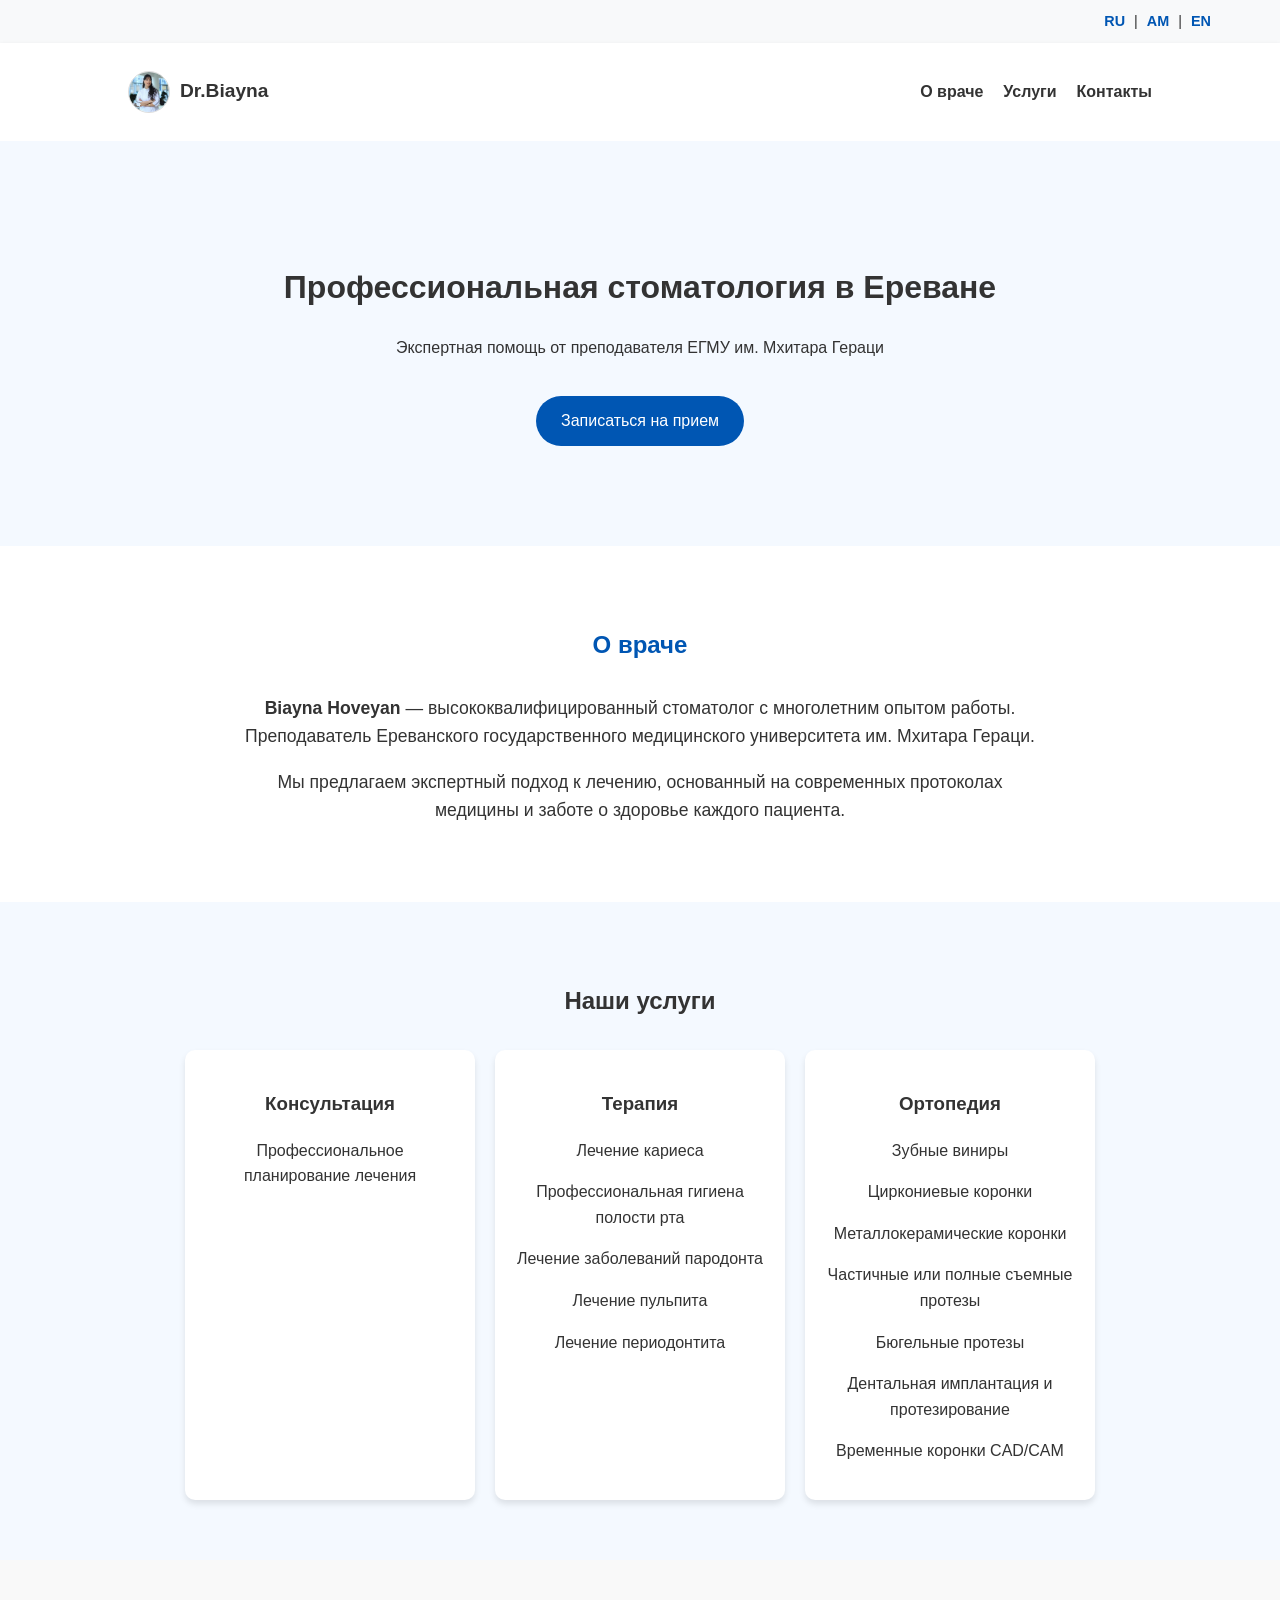
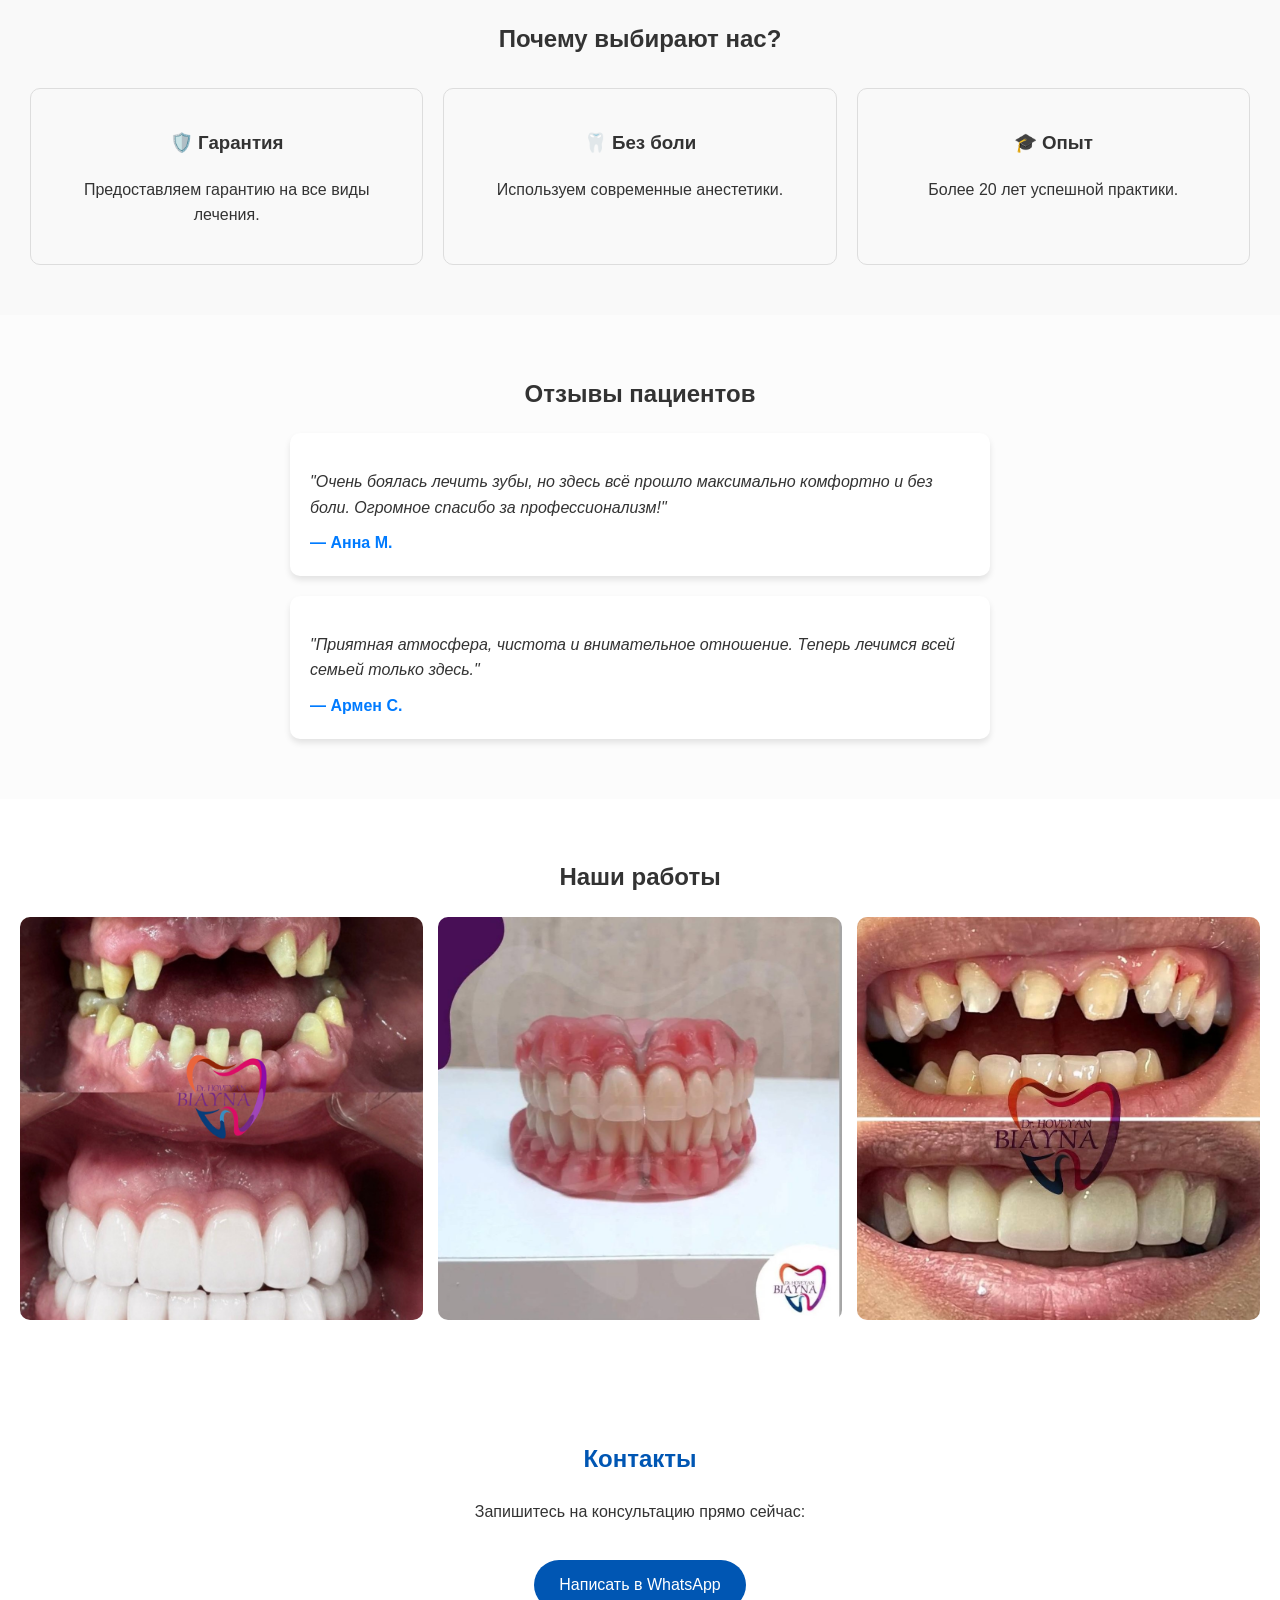
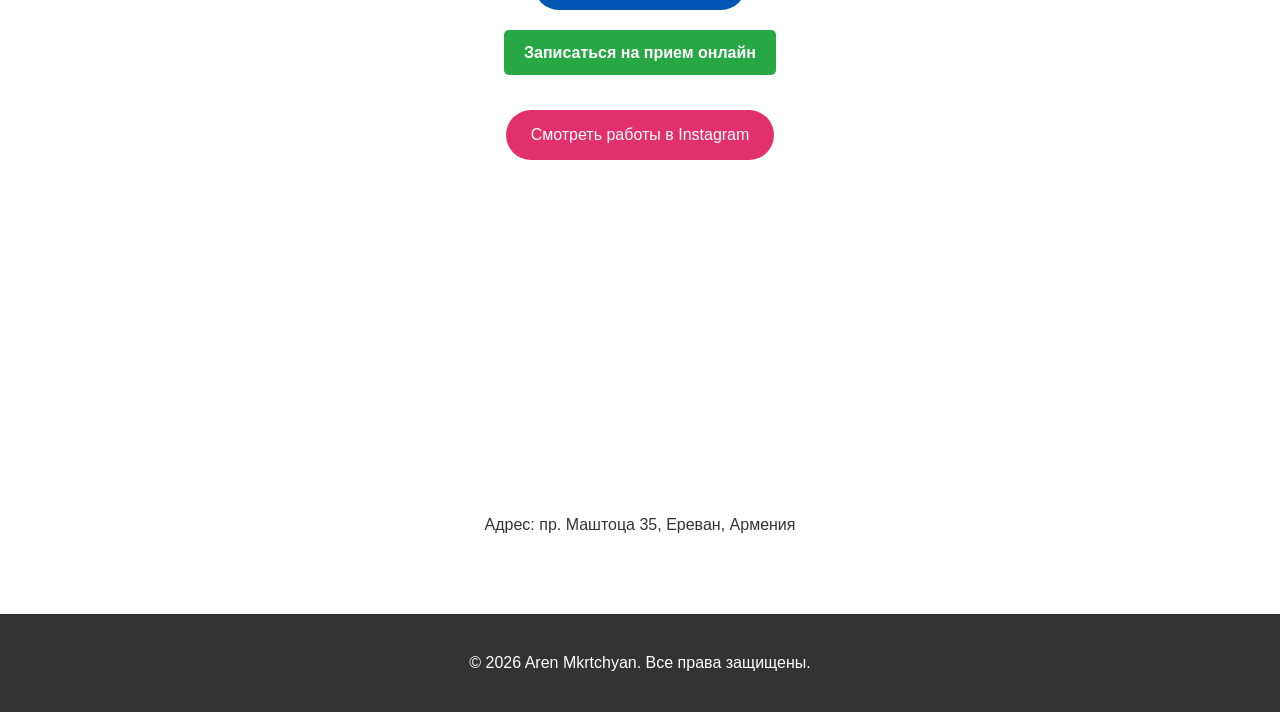
<file: index.html>
<!DOCTYPE html>
<html lang="ru">
<head>
    <meta charset="UTF-8">
    <meta name="viewport" content="width=device-width, initial-scale=1.0">
    <title>Стоматология | Экспертный подход</title>
    <link rel="stylesheet" href="style.css">
</head>
<body>
    <div class="lang-switcher">
        <a href="index.html">RU</a> | 
        <a href="index_am.html">AM</a> | 
        <a href="index_en.html">EN</a>
    </div>
    <nav>
        <div class="logo">
            <img src="photo_doc.jpg" alt="Dr.Biayna" class="logo-img">
            <span>Dr.Biayna</span>
        </div>
        <ul>
            <li><a href="#about">О враче</a></li>
            <li><a href="#services">Услуги</a></li>
            <li><a href="#contact">Контакты</a></li>
        </ul>
    </nav>

    <header class="hero">
        <h1>Профессиональная стоматология в Ереване</h1>
        <p>Экспертная помощь от преподавателя ЕГМУ им. Мхитара Гераци</p>
        <a href="#contact" class="btn">Записаться на прием</a>
    </header>
    <section id="about" class="about">
        <h2>О враче</h2>
        <div class="about-container">
            <p><strong>Biayna Hoveyan</strong> — высококвалифицированный стоматолог с многолетним опытом работы. Преподаватель Ереванского государственного медицинского университета им. Мхитара Гераци.</p>
            <p>Мы предлагаем экспертный подход к лечению, основанный на современных протоколах медицины и заботе о здоровье каждого пациента.</p>
        </div>
    </section>
    <section id="services" class="services">
        <h2>Наши услуги</h2>
        <div class="services-grid">
            <div class="service-card">
                <h3>Консультация</h3>
                <p>Профессиональное планирование лечения</p>
            </div>
            <div class="service-card">
                <h3>Терапия</h3>
                <p>Лечение кариеса</p>
                <p>Профессиональная гигиена полости рта</p>
                <p>Лечение заболеваний пародонта</p>
                <p>Лечение пульпита</p>
                <p>Лечение периодонтита</p>
            </div>
            <div class="service-card">
                <h3>Ортопедия</h3>
                <p>Зубные виниры</p>
                <p>Циркониевые коронки</p>
                <p>Металлокерамические коронки</p>
                <p>Частичные или полные съемные протезы</p>
                <p>Бюгельные протезы</p>
                <p>Дентальная имплантация и протезирование</p>
                <p>Временные коронки CAD/CAM</p>
            </div>
        </div>
    </section>
    <section id="advantages" class="section-style" style="background-color: #f9f9f9;">
        <h2>Почему выбирают нас?</h2>
        <div class="flex-container">
            <div class="card-item">
                <h3>🛡️ Гарантия</h3>
                <p>Предоставляем гарантию на все виды лечения.</p>
            </div>
            <div class="card-item">
                <h3>🦷 Без боли</h3>
                <p>Используем современные анестетики.</p>
            </div>
            <div class="card-item">
                <h3>🎓 Опыт</h3>
                <p>Более 20 лет успешной практики.</p>
            </div>
        </div>
    </section>
    <section id="reviews" class="reviews-section">
        <h2>Отзывы пациентов</h2>
        <div class="reviews-container">
            
            <div class="review-card">
                <p>"Очень боялась лечить зубы, но здесь всё прошло максимально комфортно и без боли. Огромное спасибо за профессионализм!"</p>
                <strong>— Анна М.</strong>
            </div>

            <div class="review-card">
                <p>"Приятная атмосфера, чистота и внимательное отношение. Теперь лечимся всей семьей только здесь."</p>
                <strong>— Армен С.</strong>
            </div>

        </div>
    </section>
    <section id="gallery" class="gallery-section">
        <h2>Наши работы</h2>
        <div class="gallery-grid">
            <img src="photo2.PNG" alt="Фото 1">
            <img src="photo3.jpg" alt="Фото 2">
            <img src="photo4.jpg" alt="Фото 3">
        </div>
    </section>
    <section id="contact" class="contact">
        <h2>Контакты</h2>
        <p>Запишитесь на консультацию прямо сейчас:</p>
        
        <!-- Кнопка WhatsApp -->
        <a href="https://wa.me/37491379922" class="btn" target="_blank">Написать в WhatsApp</a>
        <div style="margin-bottom: 15px;">
            <a href="https://forms.gle/Ds6SLDUPtgFpNiMXA" class="btn" target="_blank" style="background-color: #28a745; display: inline-block; padding: 10px 20px; color: white; text-decoration: none; border-radius: 5px; font-weight: bold;">Записаться на прием онлайн</a>
        </div>
        <!-- Кнопка Instagram -->
        <div style="margin-top: 15px;">
            <a href="https://www.instagram.com/dr.biayna" class="btn" target="_blank" style="background-color: #E1306C;">Смотреть работы в Instagram</a>
        </div>
        <div class="map-container" style="margin-top: 25px;">
            <iframe src="https://www.google.com/maps/embed?pb=!1m18!1m12!1m3!1d3048.330894563852!2d44.5126135760636!3d40.18392817148003!2m3!1f0!2f0!3f0!3m2!1i1024!2i768!4f13.1!3m3!1m2!1s0x406abd282a5a0d3b%3A0x95977926b48407de!2sMashtots%20Avenue%2035%2C%20Yerevan!5e0!3m2!1sru!2sam!4v1717027587123!5m2!1sru!2sam" width="100%" height="300" style="border:0; border-radius: 10px;" allowfullscreen="" loading="lazy"></iframe>
        </div>
        <p style="margin-top: 20px;">Адрес: пр. Маштоца 35, Ереван, Армения</p>
    </section>
    <footer style="text-align: center; padding: 20px; background-color: #333; color: white;">
        <p>&copy; 2026 Aren Mkrtchyan. Все права защищены.</p>
    </footer>
</body>
</html>
</file>
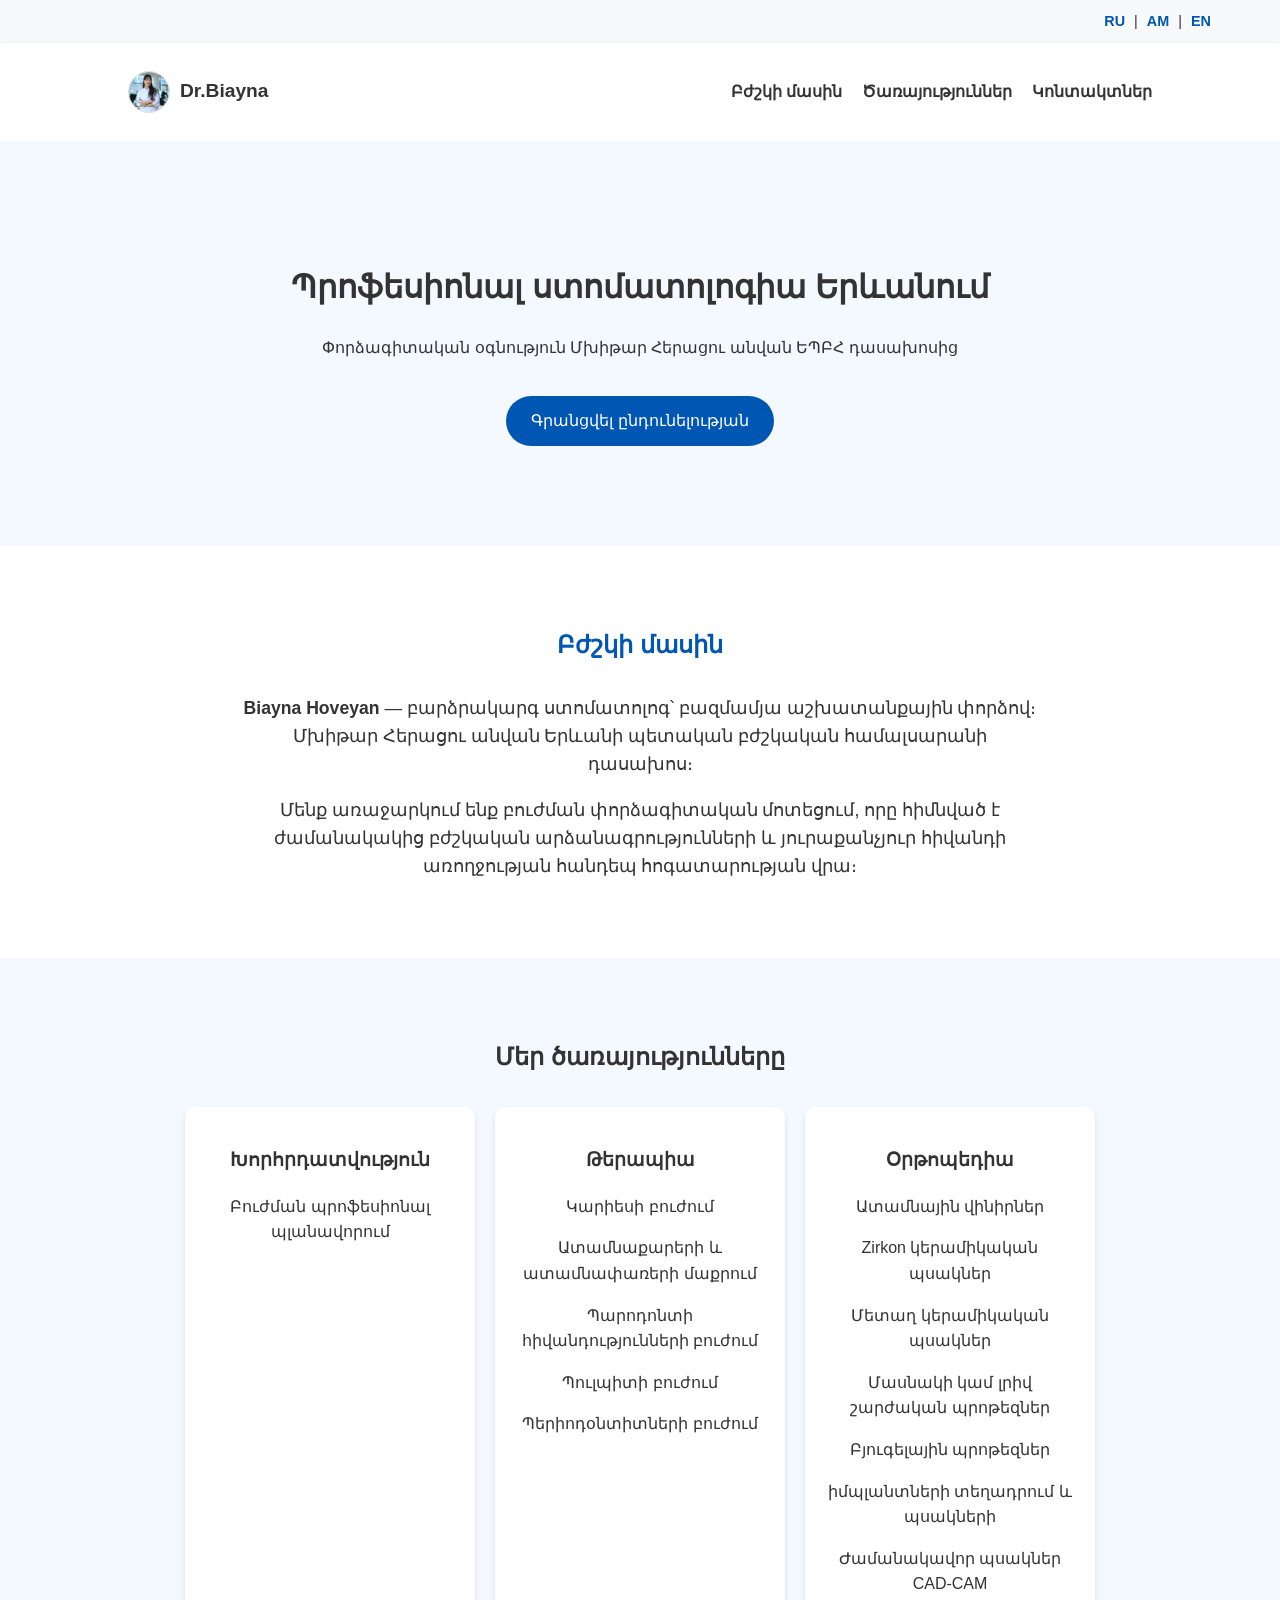
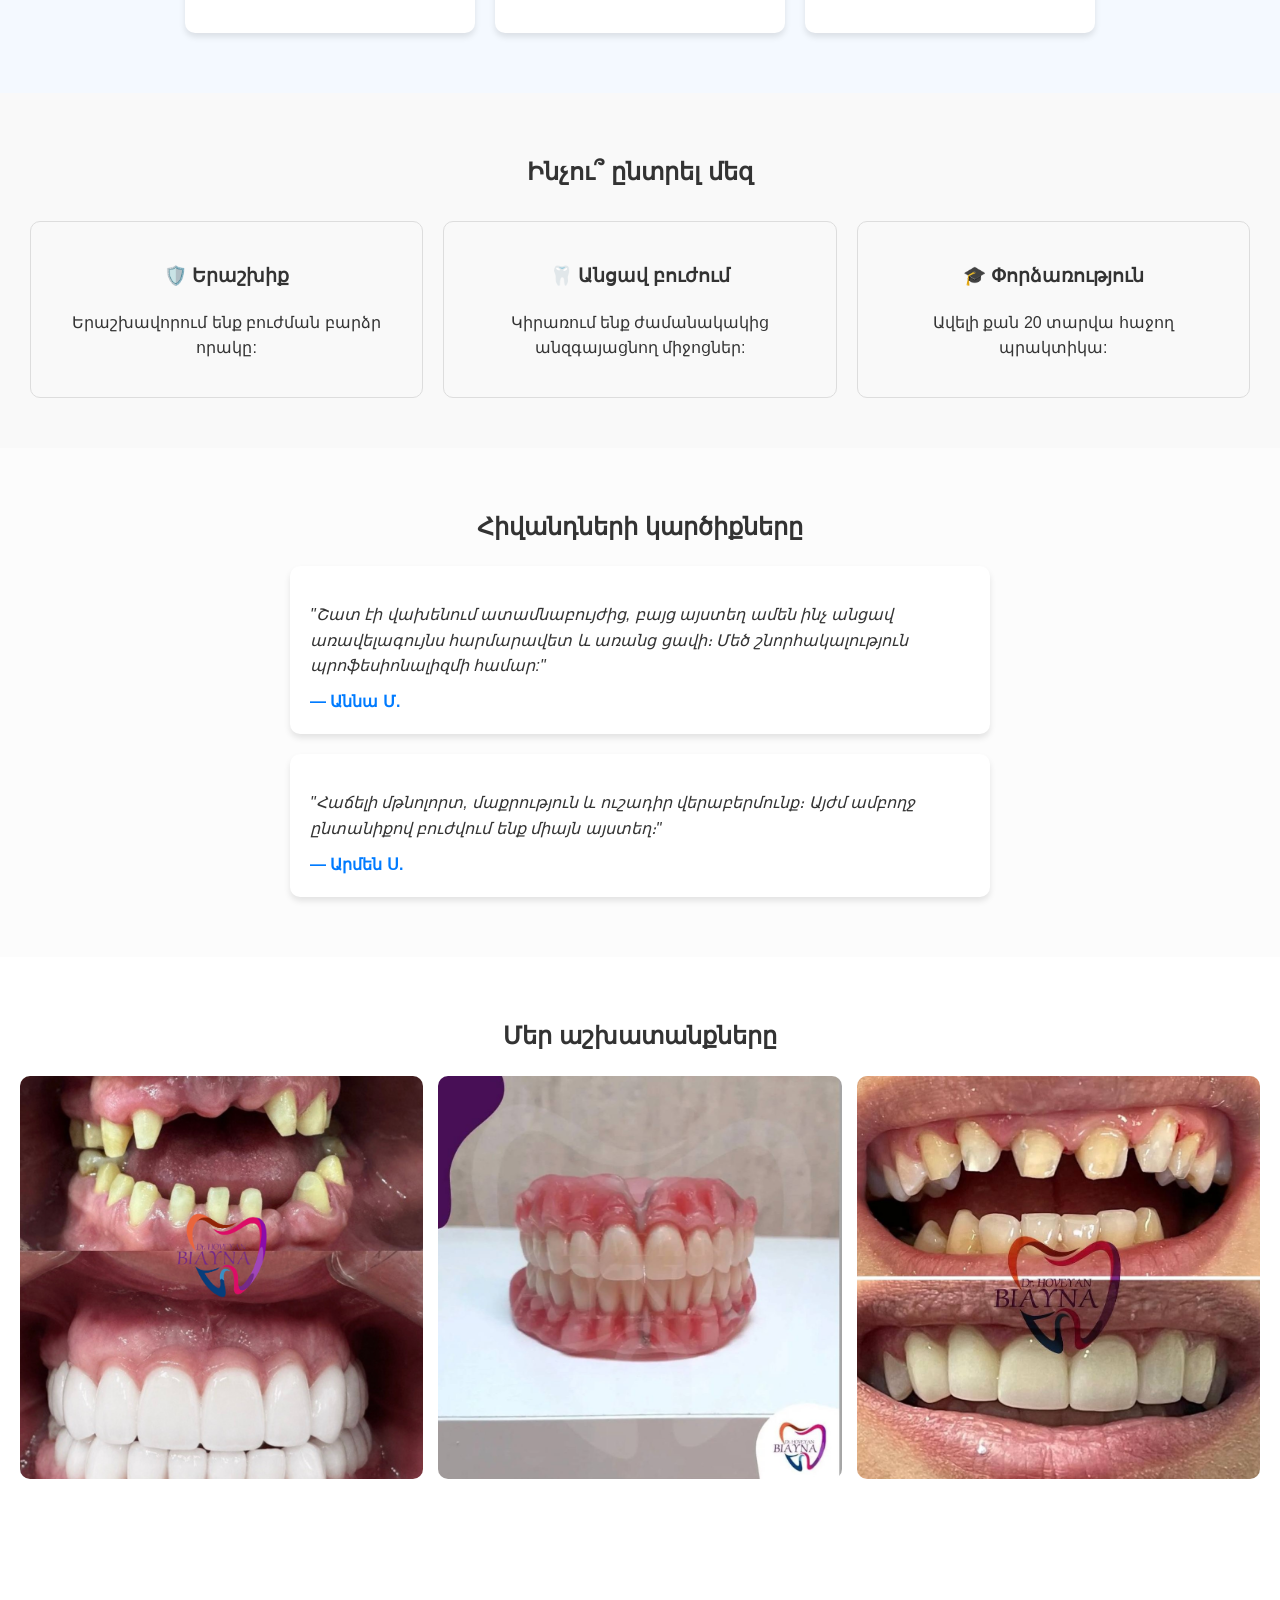
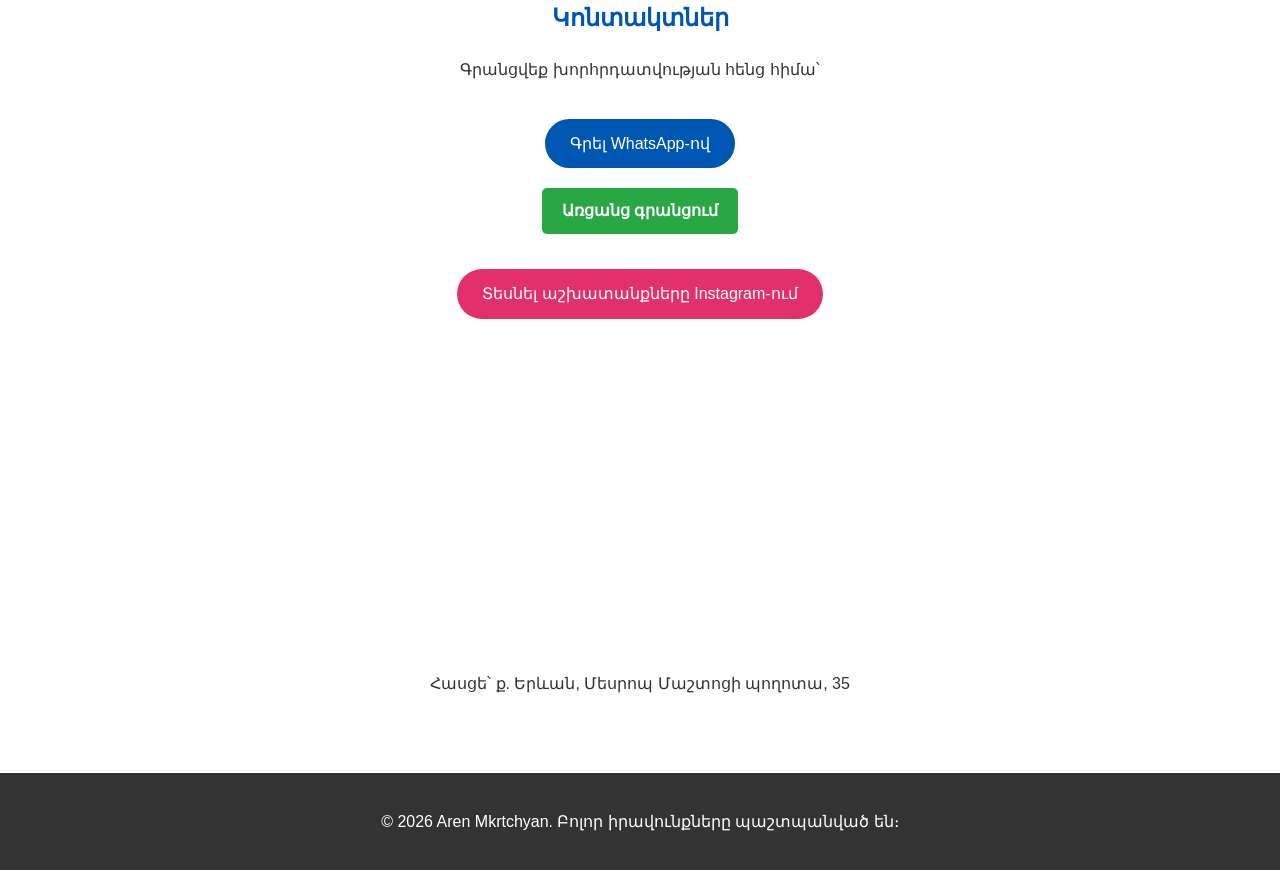
<file: index_am.html>
<!DOCTYPE html>
<html lang="hy">
<head>
    <meta charset="UTF-8">
    <meta name="viewport" content="width=device-width, initial-scale=1.0">
    <title>Ստոմատոլոգիա | Փորձագիտական մոտեցում</title>
    <link rel="stylesheet" href="style.css">
</head>
<body>
    <div class="lang-switcher">
        <a href="index.html">RU</a> | 
        <a href="index_am.html">AM</a> | 
        <a href="index_en.html">EN</a>
    </div>
    <nav>
       <div class="logo">
            <img src="photo_doc.jpg" alt="Dr.Biayna" class="logo-img">
            <span>Dr.Biayna</span>
        </div>
        <ul>
            <li><a href="#about">Բժշկի մասին</a></li>
            <li><a href="#services">Ծառայություններ</a></li>
            <li><a href="#contact">Կոնտակտներ</a></li>
        </ul>
    </nav>

    <header class="hero">
        <h1>Պրոֆեսիոնալ ստոմատոլոգիա Երևանում</h1>
        <p>Փորձագիտական օգնություն Մխիթար Հերացու անվան ԵՊԲՀ դասախոսից</p>
        <a href="#contact" class="btn">Գրանցվել ընդունելության</a>
    </header>

    <section id="about" class="about">
        <h2>Բժշկի մասին</h2>
        <div class="about-container">
            <p><strong>Biayna Hoveyan</strong> — բարձրակարգ ստոմատոլոգ՝ բազմամյա աշխատանքային փորձով։ Մխիթար Հերացու անվան Երևանի պետական բժշկական համալսարանի դասախոս։</p>
            <p>Մենք առաջարկում ենք բուժման փորձագիտական մոտեցում, որը հիմնված է ժամանակակից բժշկական արձանագրությունների և յուրաքանչյուր հիվանդի առողջության հանդեպ հոգատարության վրա։</p>
        </div>
    </section>

    <section id="services" class="services">
        <h2>Մեր ծառայությունները</h2>
        <div class="services-grid">
            <div class="service-card"><h3>Խորհրդատվություն</h3><p>Բուժման պրոֆեսիոնալ պլանավորում</p></div>
            <div class="service-card"><h3>Թերապիա</h3>
                <p>Կարիեսի բուժում</p>
                <p>Ատամնաքարերի և ատամնափառերի մաքրում</p>
                <p>Պարոդոնտի հիվանդությունների բուժում</p>
                <p>Պուլպիտի բուժում</p>
                <p>Պերիոդօնտիտների բուժում</p>
            </div>
            <div class="service-card"><h3>Օրթոպեդիա</h3>
                <p>Ատամնային վինիրներ</p>
                <p>Zirkon կերամիկական պսակներ</p>
                <p>Մետաղ կերամիկական պսակներ</p>
                <p>Մասնակի կամ լրիվ շարժական պրոթեզներ</p>
                <p>Բյուգելային պրոթեզներ</p>
                <p>իմպլանտների տեղադրում և պսակների</p>
                <p>Ժամանակավոր պսակներ CAD-CAM</p>
            </div>
        </div>
    </section>
    <section id="advantages" class="section-style" style="background-color: #f9f9f9;">
    <h2>Ինչու՞ ընտրել մեզ</h2>
    <div class="flex-container">
        <div class="card-item">
            <h3>🛡️ Երաշխիք</h3>
            <p>Երաշխավորում ենք բուժման բարձր որակը:</p>
        </div>
        <div class="card-item">
            <h3>🦷 Անցավ բուժում</h3>
            <p>Կիրառում ենք ժամանակակից անզգայացնող միջոցներ:</p>
        </div>
        <div class="card-item">
            <h3>🎓 Փորձառություն</h3>
            <p>Ավելի քան 20 տարվա հաջող պրակտիկա:</p>
        </div>
    </div>
    </section>

    <section id="reviews" class="reviews-section">
        <h2>Հիվանդների կարծիքները</h2>
        <div class="reviews-container">
            
            <div class="review-card">
                <p>"Շատ էի վախենում ատամնաբույժից, բայց այստեղ ամեն ինչ անցավ առավելագույնս հարմարավետ և առանց ցավի։ Մեծ շնորհակալություն պրոֆեսիոնալիզմի համար:"</p>
                <strong>— Աննա Մ.</strong>
            </div>

            <div class="review-card">
                <p>"Հաճելի մթնոլորտ, մաքրություն և ուշադիր վերաբերմունք։ Այժմ ամբողջ ընտանիքով բուժվում ենք միայն այստեղ։"</p>
                <strong>— Արմեն Ս.</strong>
            </div>

        </div>
    </section>

    <section id="gallery" class="gallery-section">
        <h2>Մեր աշխատանքները</h2>
        <div class="gallery-grid">
            <img src="photo2.PNG" alt="Լուսանկար 1">
            <img src="photo3.jpg" alt="Լուսանկար 2">
            <img src="photo4.jpg" alt="Լուսանկար 3">
        </div>
    </section>
        <section id="contact" class="contact">
            <h2>Կոնտակտներ</h2>
            <p>Գրանցվեք խորհրդատվության հենց հիմա՝</p>
            
            <!-- Кнопка WhatsApp -->
            <a href="https://wa.me/37491379922" class="btn" target="_blank">Գրել WhatsApp-ով</a>
            <div style="margin-bottom: 15px;">
                <a href="https://forms.gle/Ds6SLDUPtgFpNiMXA" class="btn" target="_blank" style="background-color: #28a745; display: inline-block; padding: 10px 20px; color: white; text-decoration: none; border-radius: 5px; font-weight: bold;">Առցանց գրանցում</a>
            </div>
            <!-- Кнопка Instagram -->
            <div style="margin-top: 15px;">
                <a href="https://www.instagram.com/dr.biayna" class="btn" target="_blank" style="background-color: #E1306C;">Տեսնել աշխատանքները Instagram-ում</a>
            </div>
            <div class="map-container" style="margin-top: 25px;">
                <iframe src="https://www.google.com/maps/embed?pb=!1m18!1m12!1m3!1d3048.330894563852!2d44.5126135760636!3d40.18392817148003!2m3!1f0!2f0!3f0!3m2!1i1024!2i768!4f13.1!3m3!1m2!1s0x406abd282a5a0d3b%3A0x95977926b48407de!2sMashtots%20Avenue%2035%2C%20Yerevan!5e0!3m2!1sru!2sam!4v1717027587123!5m2!1sru!2sam" width="100%" height="300" style="border:0; border-radius: 10px;" allowfullscreen="" loading="lazy"></iframe>
            </div>
            <p style="margin-top: 20px;">Հասցե՝ ք. Երևան, Մեսրոպ Մաշտոցի պողոտա, 35</p>
    </section>
    <footer style="text-align: center; padding: 20px; background-color: #333; color: white;">
        <p>&copy; 2026 Aren Mkrtchyan. Բոլոր իրավունքները պաշտպանված են։</p>
    </footer>
</body>
</html>
</file>
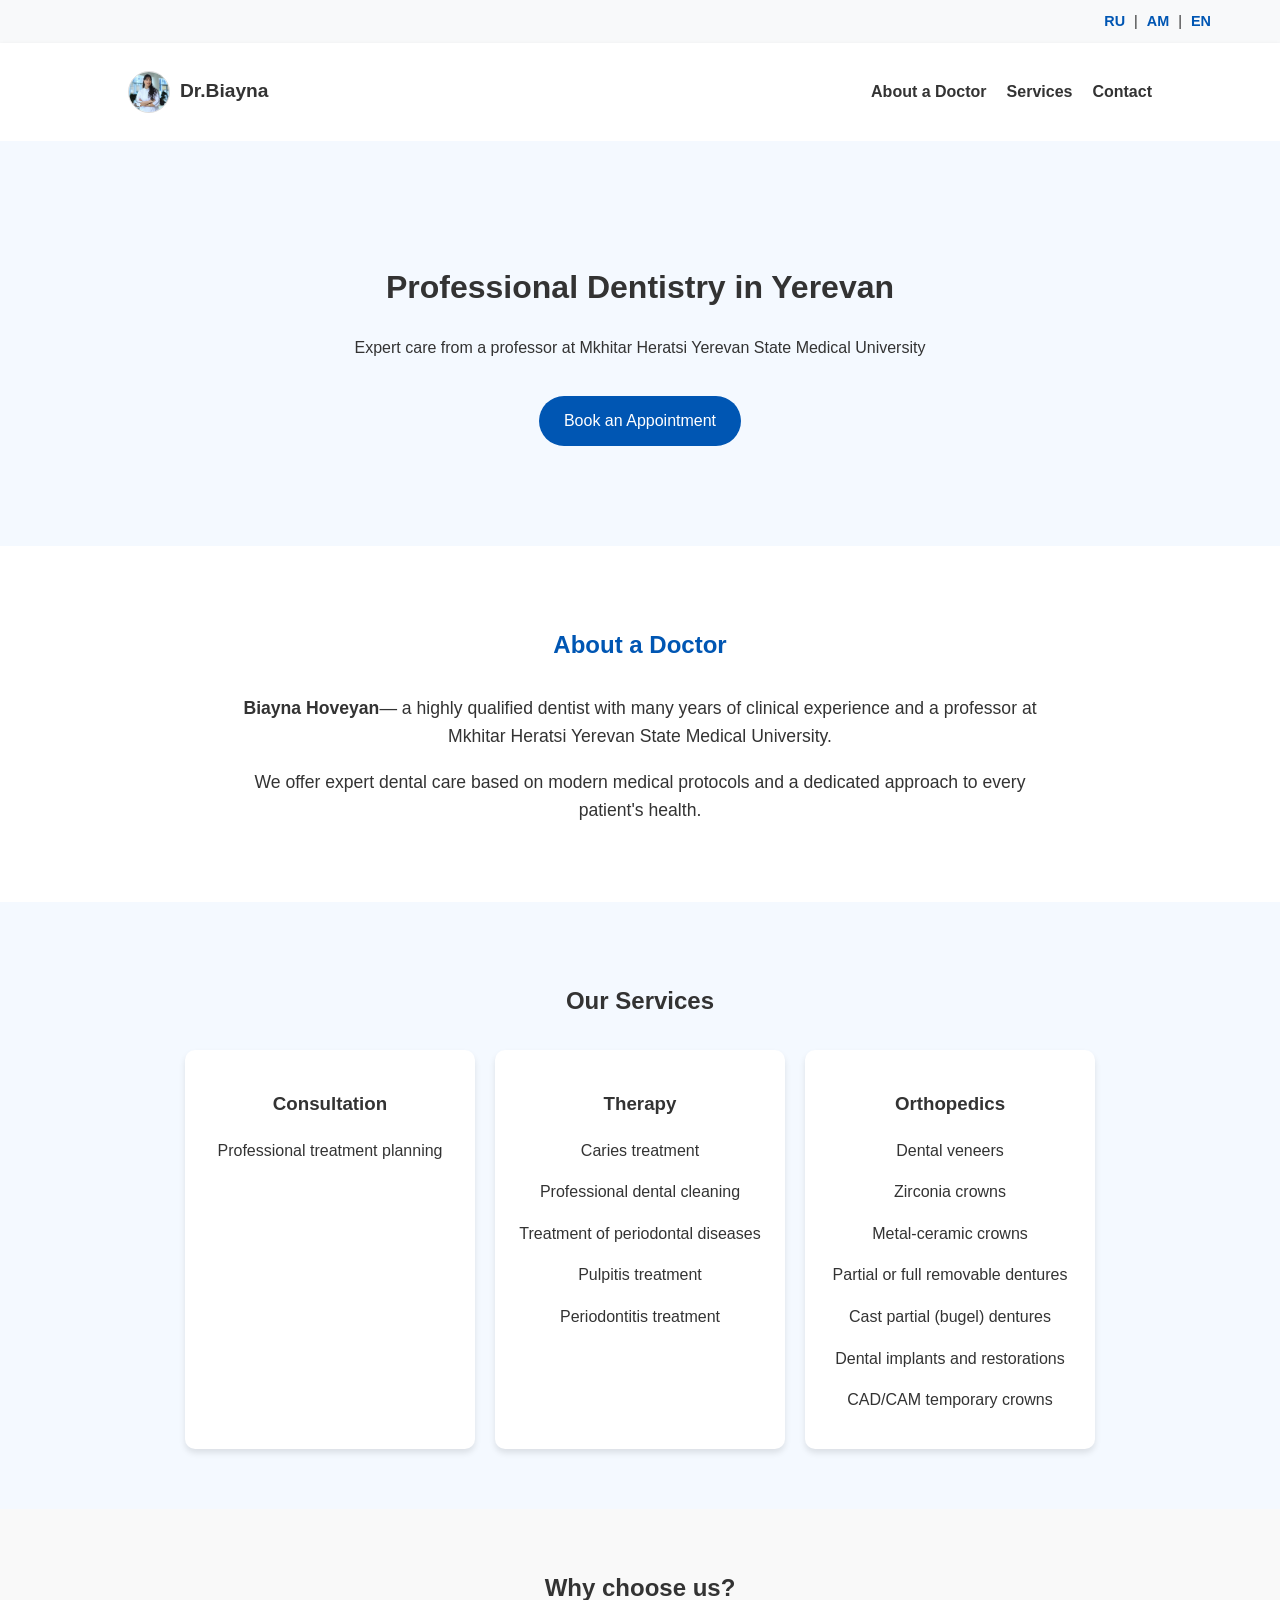
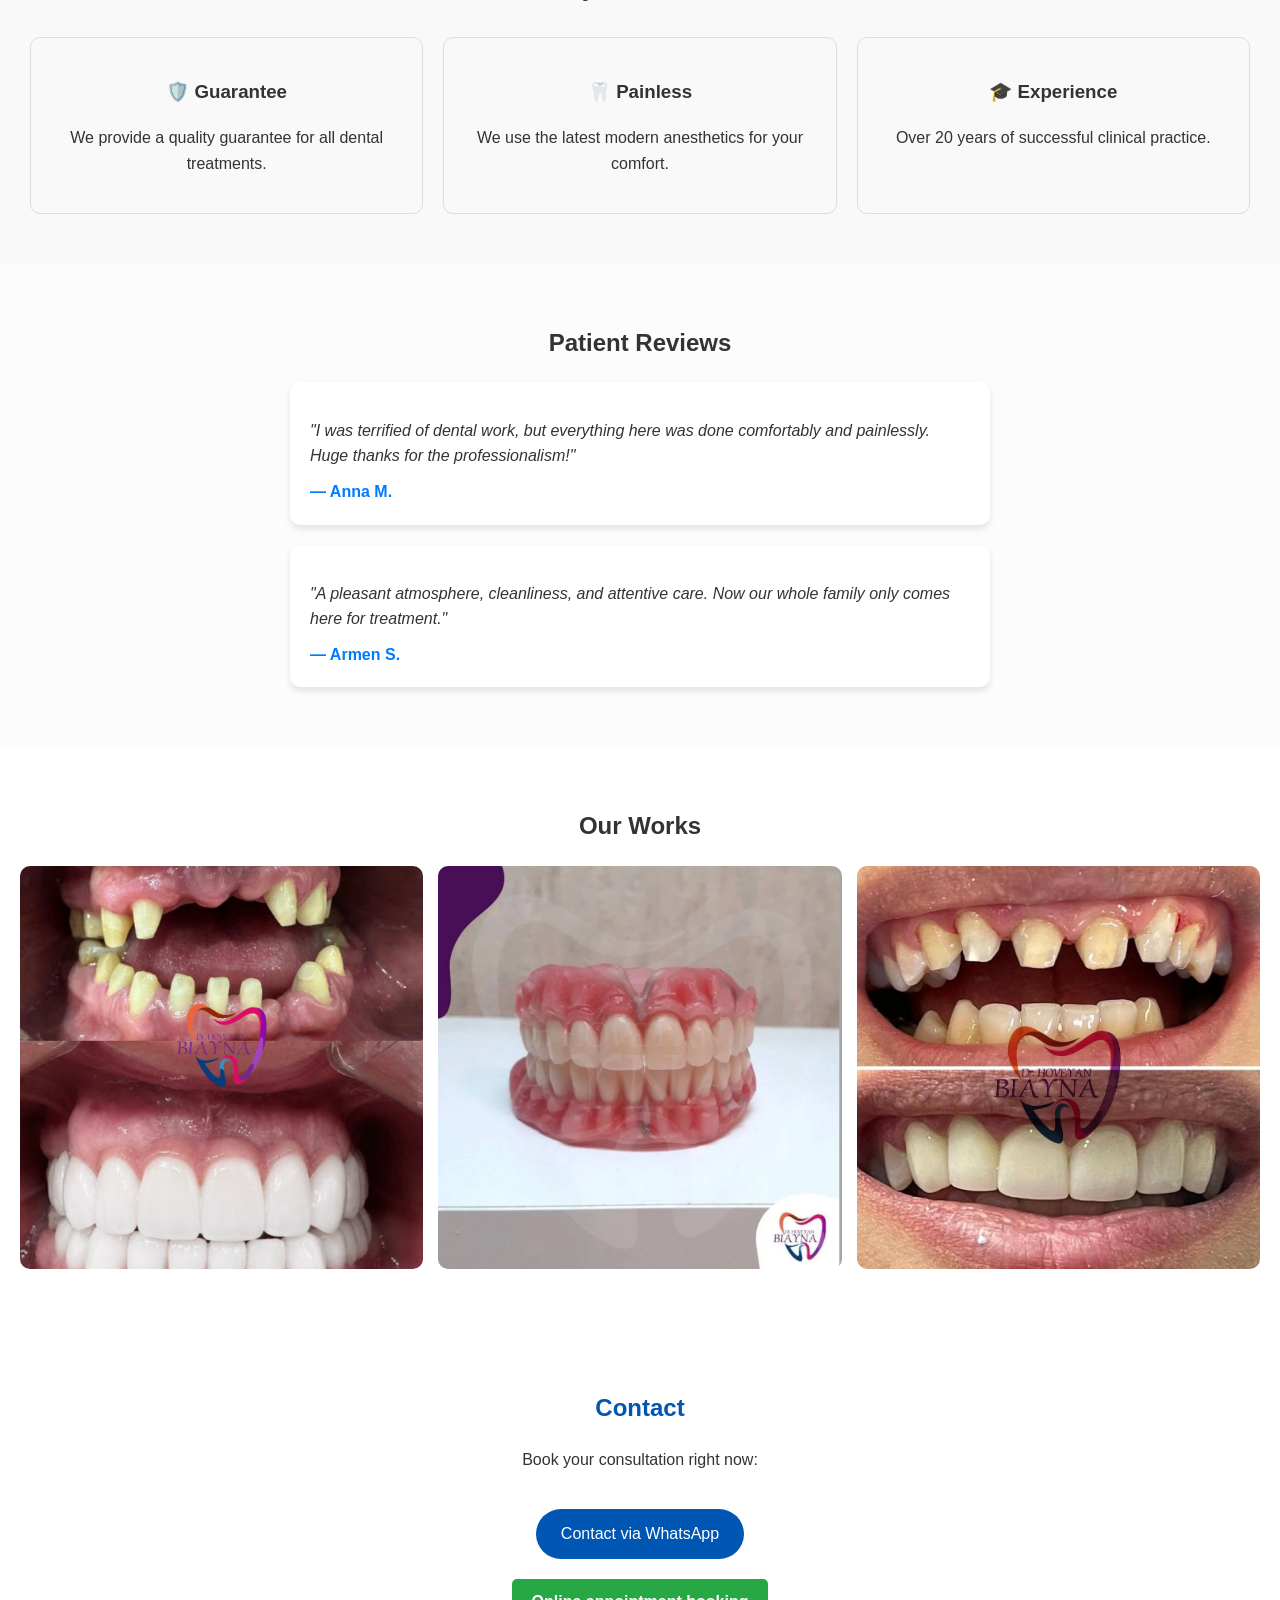
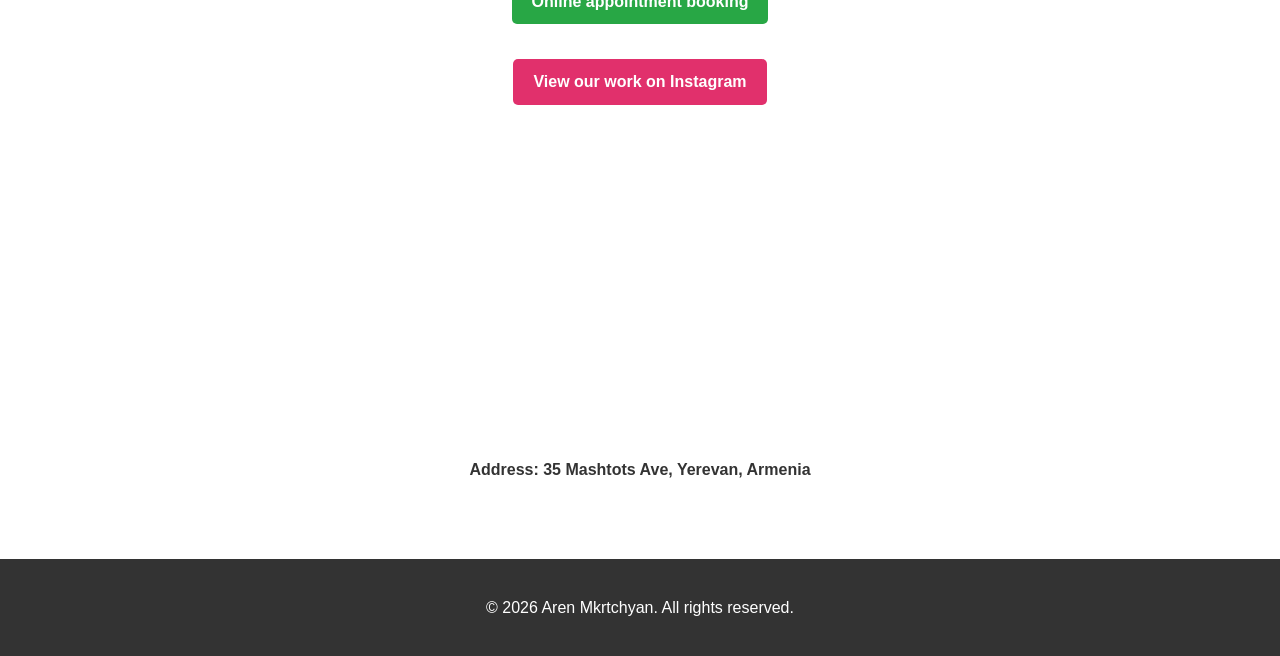
<file: index_en.html>
<!DOCTYPE html>
<html lang="ru">
<head>
    <meta charset="UTF-8">
    <meta name="viewport" content="width=device-width, initial-scale=1.0">
    <title>Стоматология | Экспертный подход</title>
    <link rel="stylesheet" href="style.css">
</head>
<body>
    <div class="lang-switcher">
        <a href="index.html">RU</a> | 
        <a href="index_am.html">AM</a> | 
        <a href="index_en.html">EN</a>
    </div>
    <nav>
        <div class="logo">
            <img src="photo_doc.jpg" alt="Dr.Biayna" class="logo-img">
            <span>Dr.Biayna</span>
        </div>
        <ul>
            <li><a href="#about">About a Doctor</a></li>
            <li><a href="#services">Services</a></li>
            <li><a href="#contact">Contact</a></li>
        </ul>
    </nav>

    <header class="hero">
        <h1>Professional Dentistry in Yerevan</h1>
        <p>Expert care from a professor at Mkhitar Heratsi Yerevan State Medical University</p>
        <a href="#contact" class="btn">Book an Appointment</a>
    </header>
    <section id="about" class="about">
        <h2>About a Doctor</h2>
        <div class="about-container">
            <p><strong>Biayna Hoveyan</strong>— a highly qualified dentist with many years of clinical experience and a professor at Mkhitar Heratsi Yerevan State Medical University.</p>
            <p>We offer expert dental care based on modern medical protocols and a dedicated approach to every patient's health.</p>
        </div>
    </section>
    <section id="services" class="services">
        <h2>Our Services</h2>
        <div class="services-grid">
            <div class="service-card">
                <h3>Consultation</h3>
                <p>Professional treatment planning</p>
            </div>
            <div class="service-card">
                <h3>Therapy</h3>
                <p>Caries treatment</p>
                <p>Professional dental cleaning</p>
                <p>Treatment of periodontal diseases</p>
                <p>Pulpitis treatment</p>
                <p>Periodontitis treatment</p>
            </div>
            <div class="service-card">
                <h3>Orthopedics</h3>
                <p>Dental veneers</p>
                <p>Zirconia crowns</p>
                <p>Metal-ceramic crowns</p>
                <p>Partial or full removable dentures</p>
                <p>Cast partial (bugel) dentures</p>
                <p>Dental implants and restorations</p>
                <p>CAD/CAM temporary crowns</p>
            </div>
        </div>
    </section>
    <section id="advantages" class="section-style" style="background-color: #f9f9f9;">
        <h2>Why choose us?</h2>
        <div class="flex-container">
            <div class="card-item">
                <h3>🛡️ Guarantee</h3>
                <p>We provide a quality guarantee for all dental treatments.</p>
            </div>
            <div class="card-item">
                <h3>🦷 Painless</h3>
                <p>We use the latest modern anesthetics for your comfort.</p>
            </div>
            <div class="card-item">
                <h3>🎓 Experience</h3>
                <p>Over 20 years of successful clinical practice.</p>
            </div>
        </div>
    </section>

    <section id="reviews" class="reviews-section">
        <h2>Patient Reviews</h2>
        <div class="reviews-container">
            
            <div class="review-card">
                <p>"I was terrified of dental work, but everything here was done comfortably and painlessly. Huge thanks for the professionalism!"</p>
                <strong>— Anna M.</strong>
            </div>

            <div class="review-card">
                <p>"A pleasant atmosphere, cleanliness, and attentive care. Now our whole family only comes here for treatment."</p>
                <strong>— Armen S.</strong>
            </div>

        </div>
    </section>

    <section id="gallery" class="gallery-section">
        <h2>Our Works</h2>
        <div class="gallery-grid">
            <img src="photo2.PNG" alt="Photo 1">
            <img src="photo3.jpg" alt="Photo 2">
            <img src="photo4.jpg" alt="Photo 3">
        </div>
    </section>
    <section id="contact" class="contact">
        <h2>Contact</h2>
        <p>Book your consultation right now:</p>
        
        <!-- WhatsApp Button -->
        <a href="https://wa.me/37491379922" class="btn" target="_blank">Contact via WhatsApp</a>
        <div style="margin-bottom: 15px;">
            <a href="https://forms.gle/Ds6SLDUPtgFpNiMXA" class="btn" target="_blank" style="background-color: #28a745; display: inline-block; padding: 10px 20px; color: white; text-decoration: none; border-radius: 5px; font-weight: bold;">Online appointment booking</a>
        </div>
        <!-- Instagram Button -->
        <div style="margin-top: 15px;">
            <a href="https://www.instagram.com/dr.biayna" class="btn" target="_blank" style="background-color: #E1306C; display: inline-block; padding: 10px 20px; color: white; text-decoration: none; border-radius: 5px; font-weight: bold;">View our work on Instagram</a>
        </div>

        <!-- Map Section -->
        <div class="map-container" style="margin-top: 25px;">
            <iframe src="https://www.google.com/maps/embed?pb=!1m18!1m12!1m3!1d3048.330894563852!2d44.5126135760636!3d40.18392817148003!2m3!1f0!2f0!3f0!3m2!1i1024!2i768!4f13.1!3m3!1m2!1s0x406abd282a5a0d3b%3A0x95977926b48407de!2sMashtots%20Avenue%2035%2C%20Yerevan!5e0!3m2!1sru!2sam!4v1717027587123!5m2!1sru!2sam" width="100%" height="300" style="border:0; border-radius: 10px;" allowfullscreen="" loading="lazy"></iframe>
        </div>

        <p style="margin-top: 20px; font-weight: bold;">Address: 35 Mashtots Ave, Yerevan, Armenia</p>
    </section>
        <footer style="text-align: center; padding: 20px; background-color: #333; color: white;">
        <p>&copy; 2026 Aren Mkrtchyan. All rights reserved.</p>
    </footer>
</body>
</html>
</file>
<file: style.css>
/* Базовые настройки */
body {
    margin: 0;
    font-family: 'Segoe UI', Tahoma, Geneva, Verdana, sans-serif;
    color: #333;
    line-height: 1.6;
}

/* Навигация */
nav {
    display: flex;
    justify-content: space-between;
    align-items: center;
    padding: 20px 10%;
    background: #fff;
    box-shadow: 0 2px 5px rgba(0,0,0,0.1);
}

nav ul {
    list-style: none;
    display: flex;
    gap: 20px;
}

nav a {
    text-decoration: none;
    color: #333;
    font-weight: 600;
}

/* Главная секция */
.hero {
    text-align: center;
    padding: 100px 20px;
    background: #f4f9ff;
}

.btn {
    display: inline-block;
    padding: 12px 25px;
    background: #0056b3;
    color: white;
    text-decoration: none;
    border-radius: 25px;
    margin-top: 20px;
    transition: background 0.3s;
}

.btn:hover {
    background: #004494;
}
.about {
    padding: 60px 10%;
    background-color: #ffffff;
    text-align: center;
}

.about h2 {
    margin-bottom: 30px;
    color: #0056b3;
}

.about-container {
    max-width: 800px;
    margin: 0 auto;
    font-size: 1.1em;
}
.services {
    padding: 60px 10%;
    background-color: #f4f9ff;
    text-align: center;
}

.services-grid {
    display: flex;
    justify-content: center;
    gap: 20px;
    margin-top: 30px;
}

.service-card {
    background: white;
    padding: 20px;
    border-radius: 10px;
    width: 250px;
    box-shadow: 0 4px 6px rgba(0,0,0,0.1);
}
.contact {
    padding: 60px 10%;
    text-align: center;
    background: #fff;
}

.contact h2 {
    color: #0056b3;
    margin-bottom: 20px;
}
.lang-switcher {
    text-align: right;
    padding: 10px 5%;
    background: #f8f9fa;
    font-size: 0.9em;
}

.lang-switcher a {
    text-decoration: none;
    color: #0056b3;
    font-weight: bold;
    margin: 0 5px;
}

.lang-switcher a:hover {
    text-decoration: underline;
}
.social-links .btn {
    display: inline-block;
    padding: 10px 20px;
    margin: 10px;
    color: white;
    text-decoration: none;
    border-radius: 5px;
    font-weight: bold;
}
.section-style {
    padding: 40px 20px;
    text-align: center;
}

.flex-container {
    display: flex;
    justify-content: space-around;
    flex-wrap: wrap;
    margin-top: 20px;
}

.card-item {
    flex: 1;
    min-width: 200px;
    padding: 20px;
    border: 1px solid #ddd;
    border-radius: 10px;
    margin: 10px;
}
.reviews-section {
    padding: 40px 20px;
    background-color: #fcfcfc;
    text-align: center;
}

.reviews-container {
    max-width: 700px;
    margin: 0 auto;
}

.review-card {
    background: white;
    padding: 20px;
    border-radius: 10px;
    box-shadow: 0 4px 6px rgba(0,0,0,0.1);
    margin-bottom: 20px;
    text-align: left;
}

.review-card p {
    font-style: italic;
    margin-bottom: 10px;
}

.review-card strong {
    color: #007bff;
    display: block;
    margin-top: 5px;
}
.gallery-section {
    padding: 40px 20px;
    text-align: center;
}

.gallery-grid {
    display: grid;
    grid-template-columns: repeat(auto-fit, minmax(250px, 1fr));
    gap: 15px;
    margin-top: 20px;
}

.gallery-grid img {
    width: 100%;
    aspect-ratio: 1 / 1; /* ЭТО делает картинку квадратом */
    object-fit: cover;   /* ЭТО заставляет фото заполнить квадрат без растягивания */
    border-radius: 10px;
    transition: transform 0.3s;
}
.gallery-grid img:hover {
    transform: scale(1.05); /* Легкий эффект увеличения при наведении */
}
.logo {
    display: flex;
    align-items: center;
    gap: 10px; /* Расстояние между фото и текстом */
    font-weight: bold;
    font-size: 1.2rem;
}

.logo-img {
    width: 40px; /* Размер фото в логотипе */
    height: 40px;
    object-fit: cover;
    border-radius: 50%; /* Круглое фото */
    border: 1px solid #ddd;
}
@media (max-width: 768px) {
    /* 1. Навигация: превращаем в столбик */
    nav {
        flex-direction: column;
        gap: 15px;
        padding: 15px;
    }
    
    nav ul {
        flex-direction: column;
        gap: 10px;
        padding: 0;
    }

    /* 2. Услуги: карточки растягиваются на всю ширину */
    .services-grid {
        flex-direction: column;
        align-items: center;
    }

    .service-card {
        width: 90%; /* Занимают почти всю ширину экрана */
        margin-bottom: 20px;
    }

    /* 3. Отступы для мобильных */
    .hero {
        padding: 50px 10px;
    }
}
</file>
